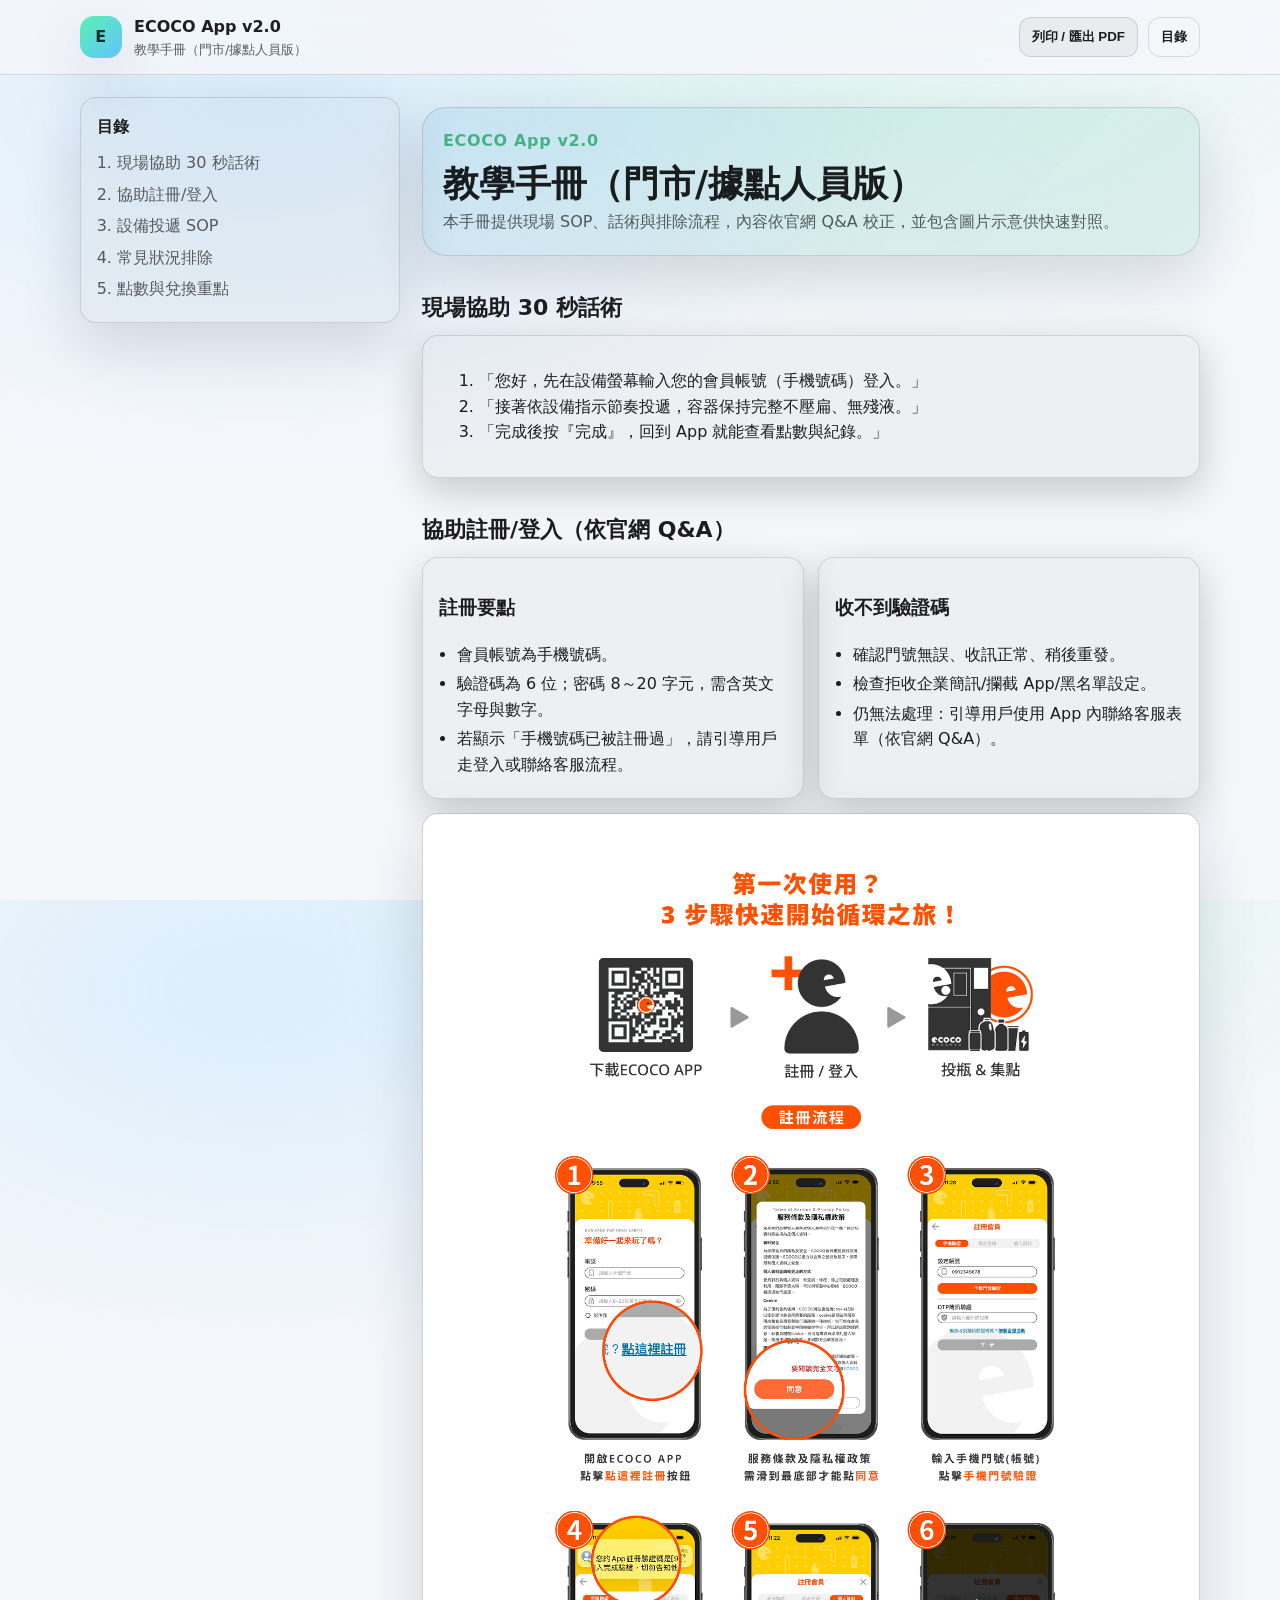
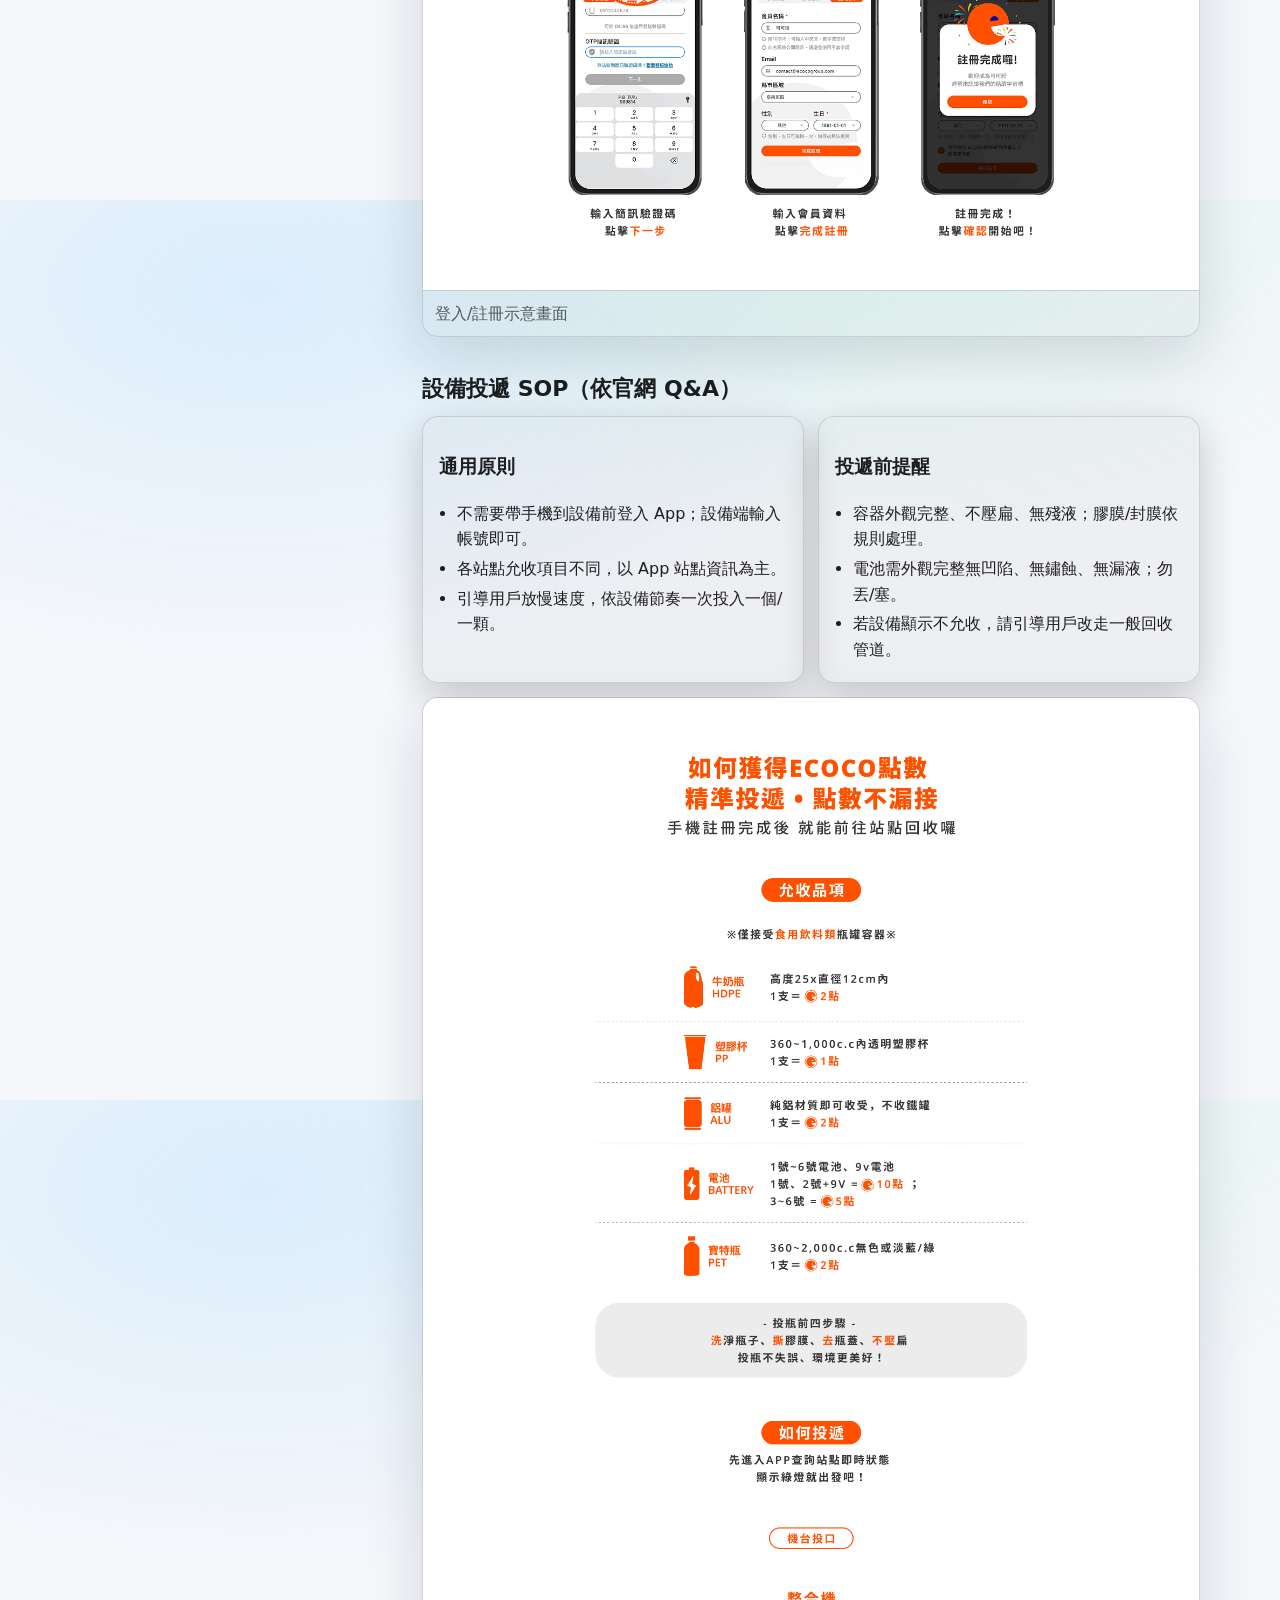
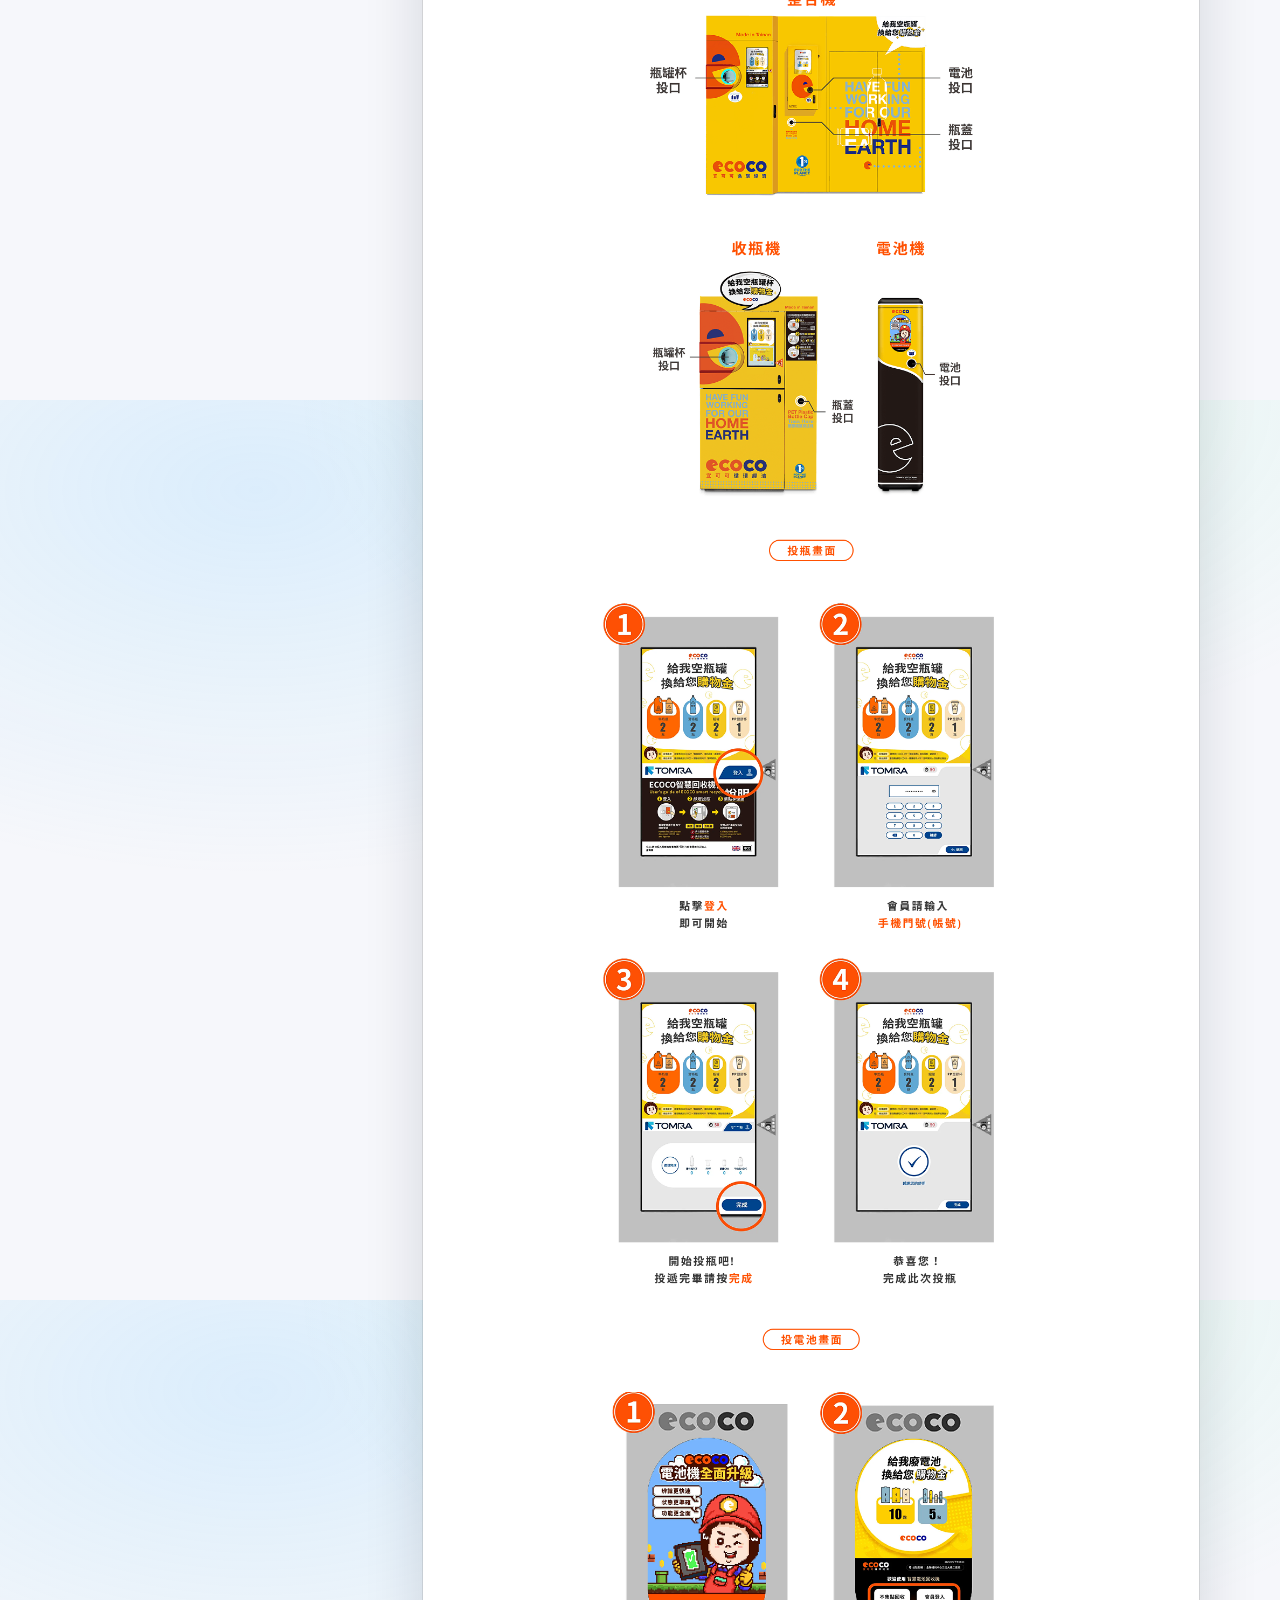
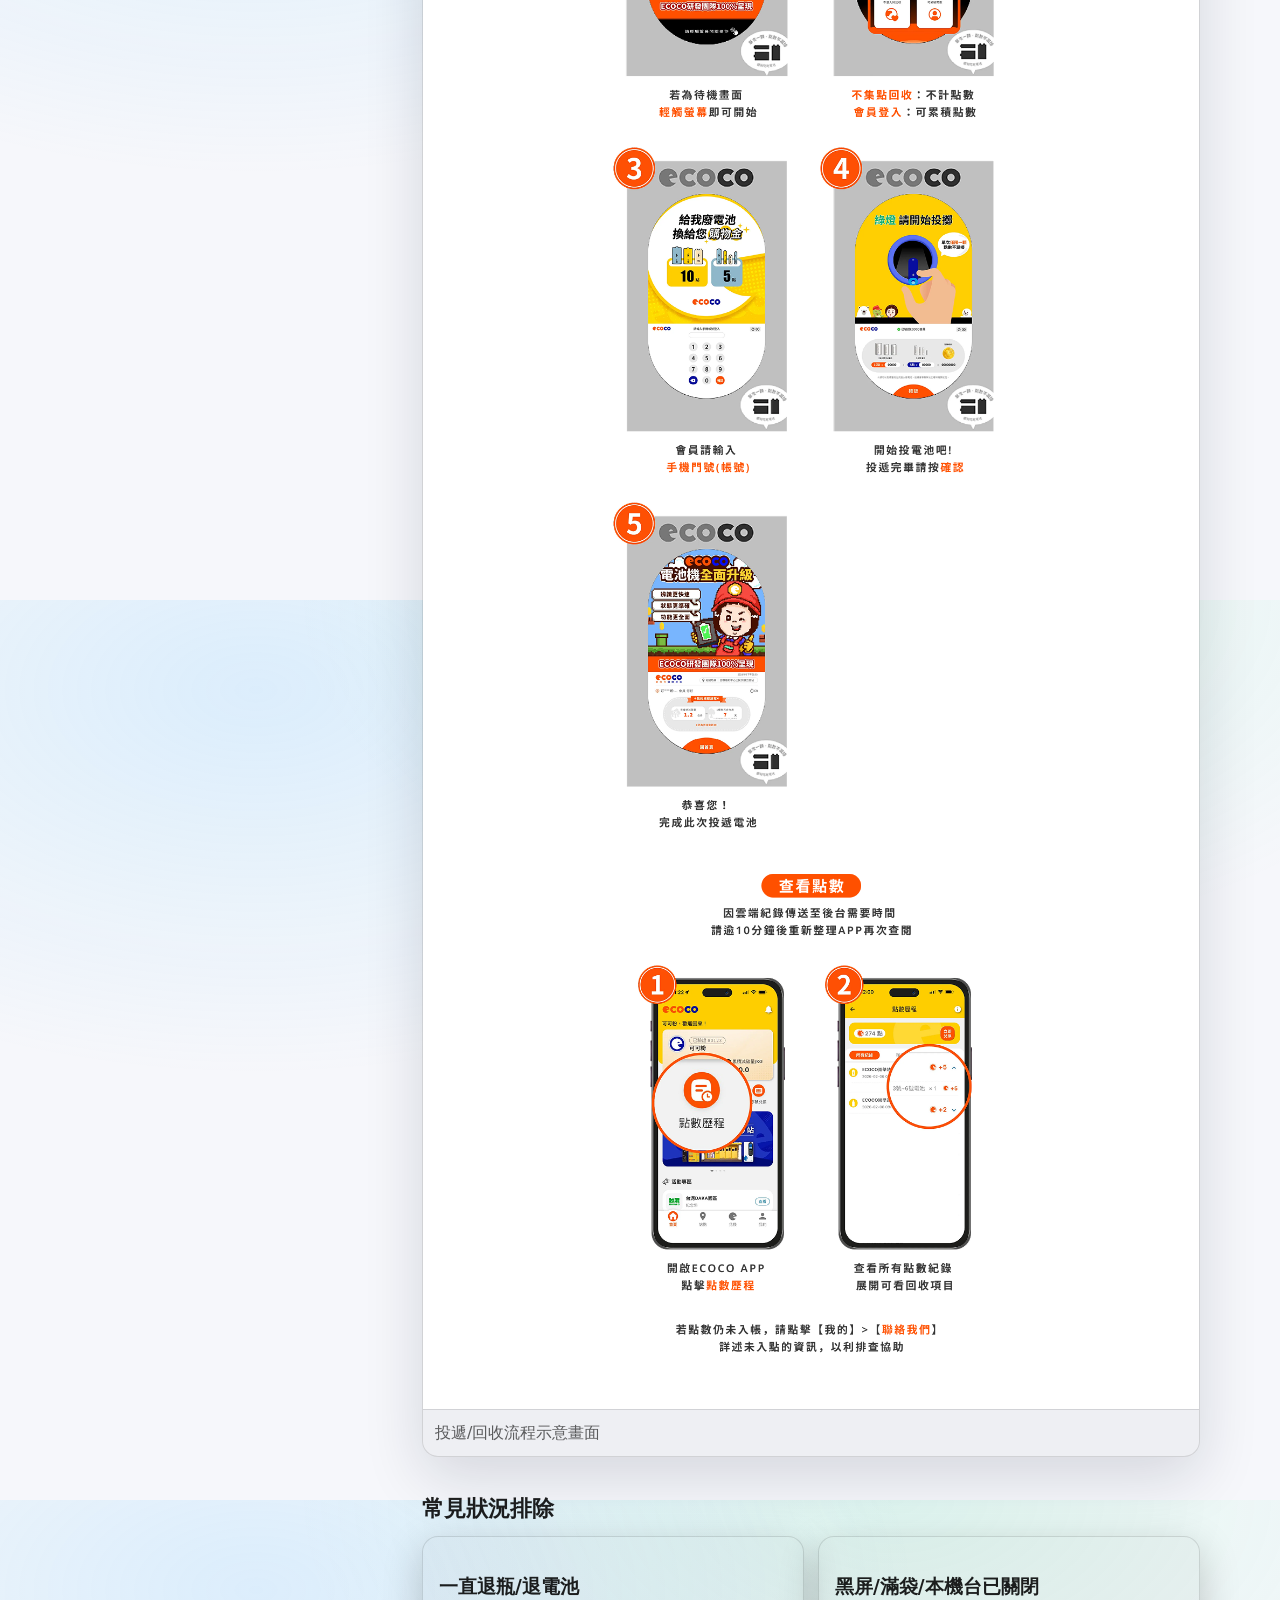
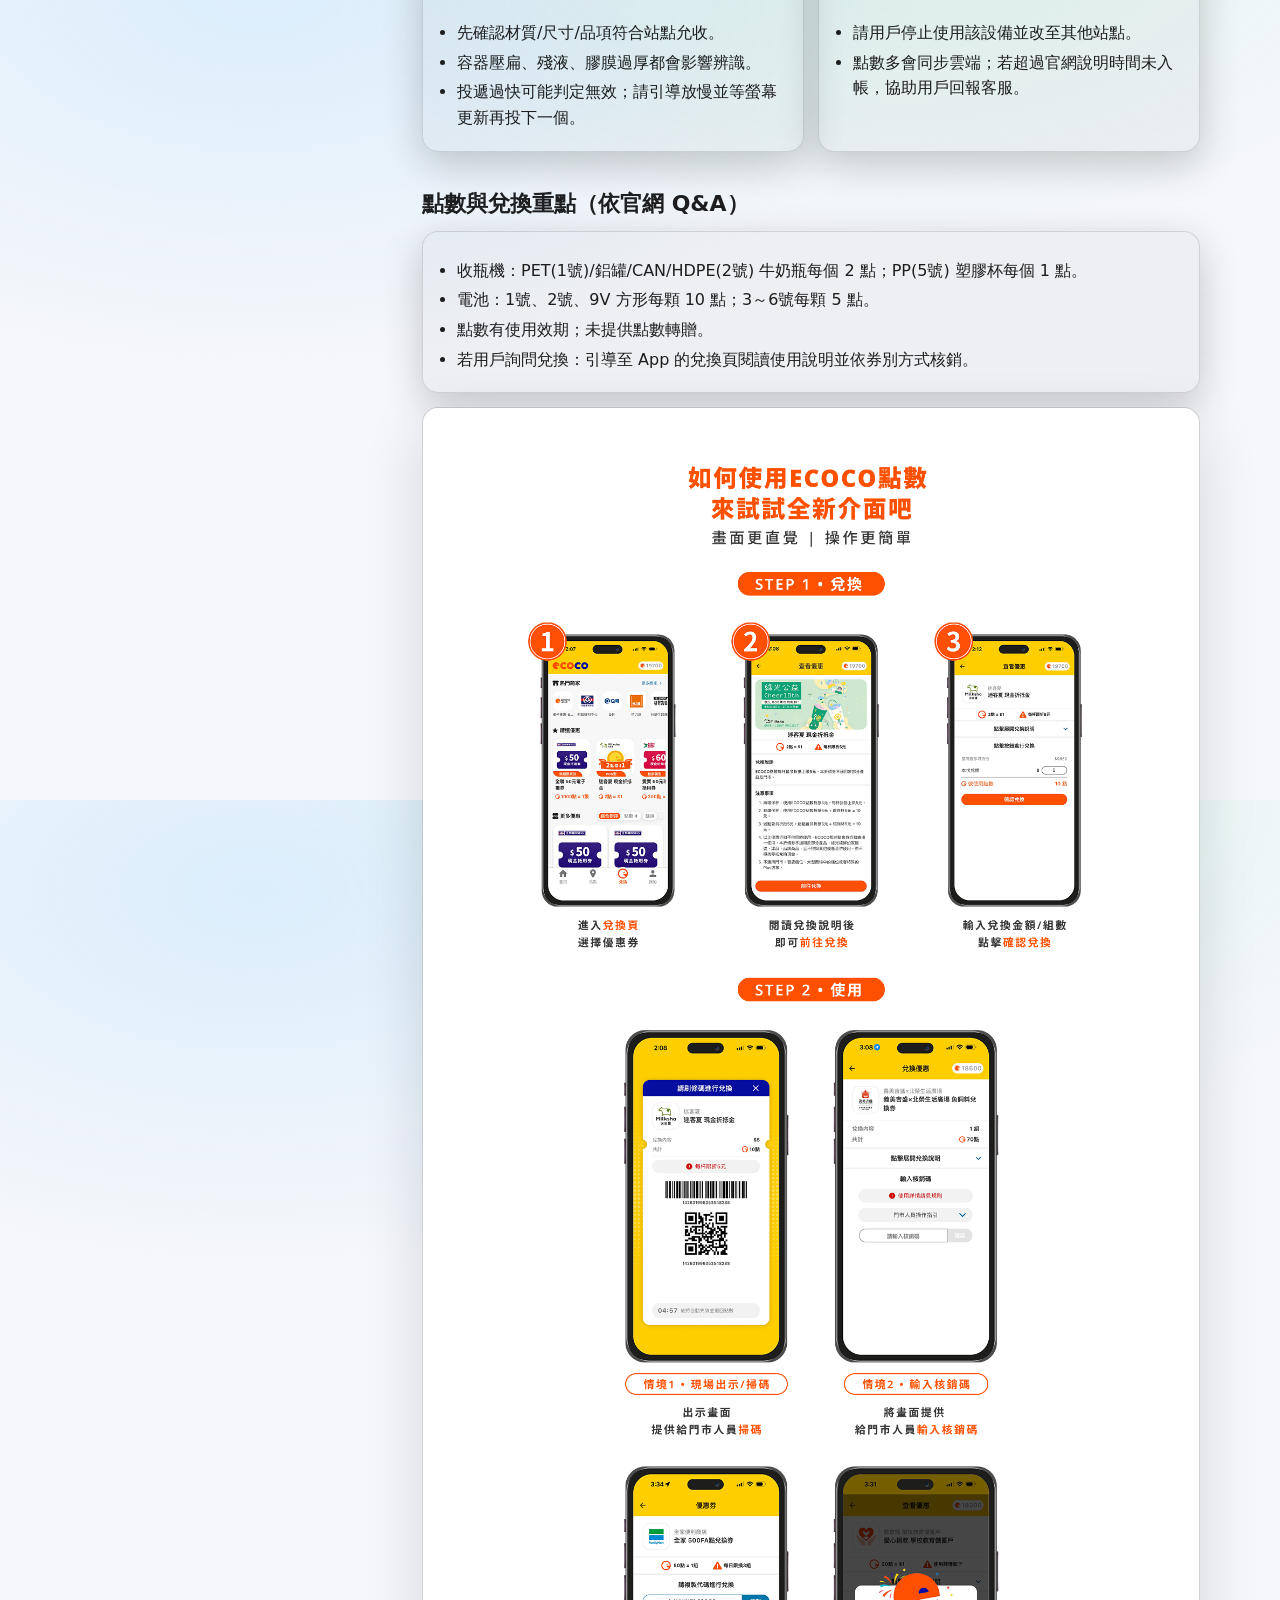
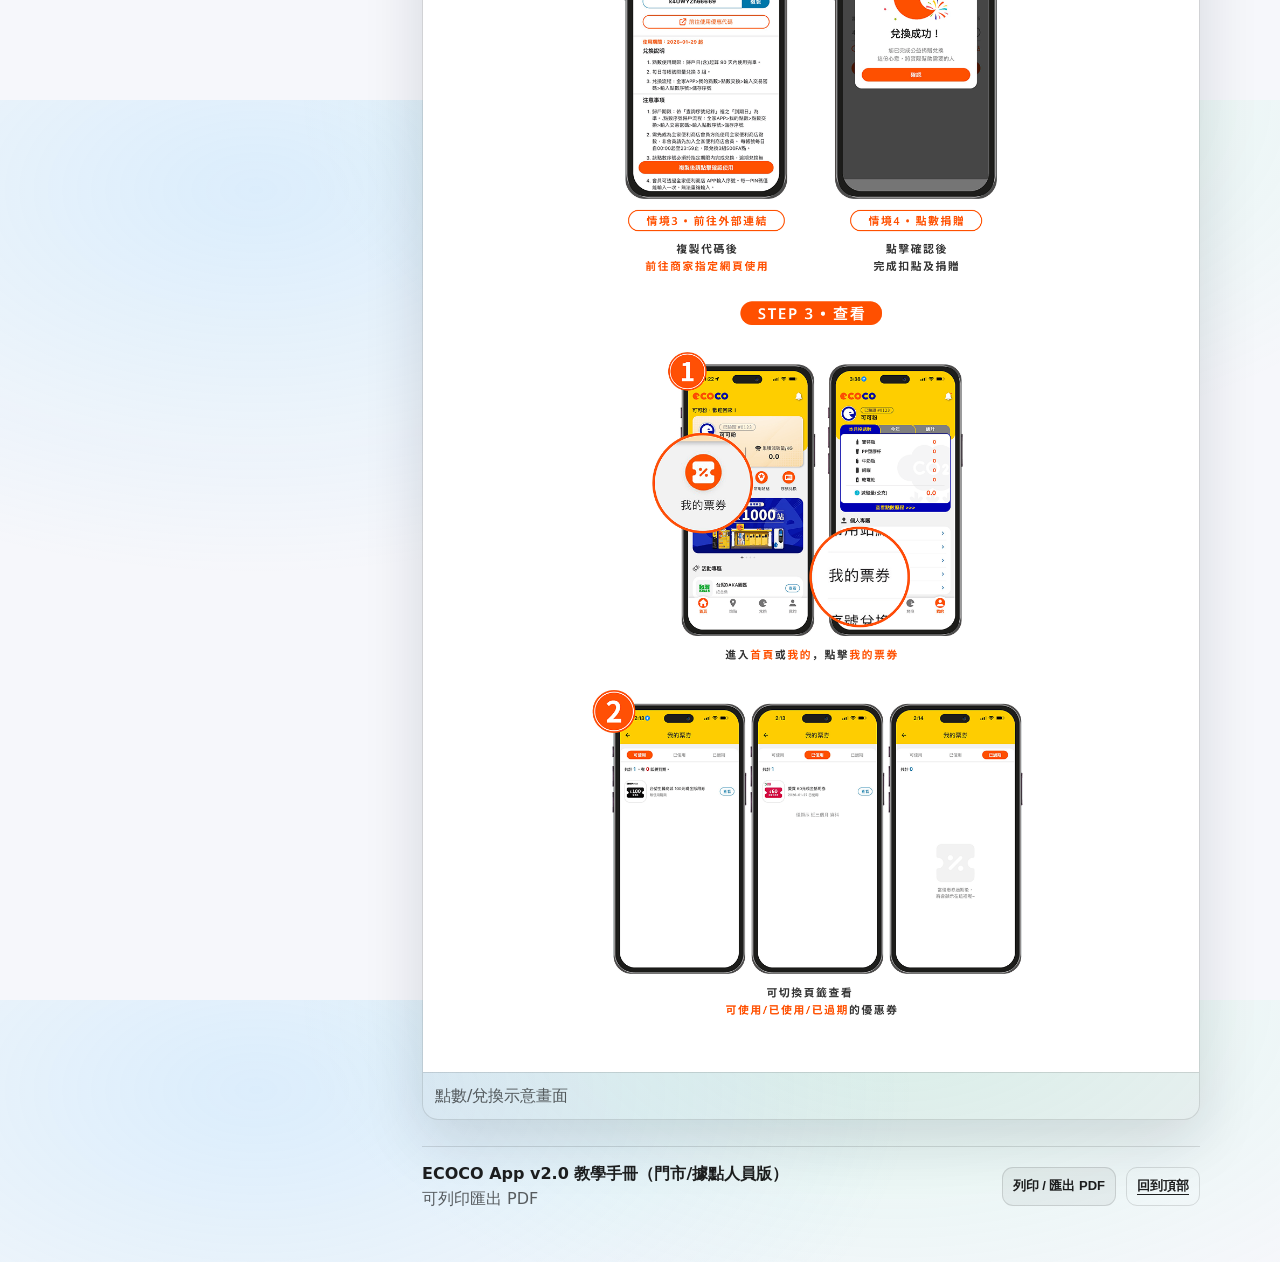
<file: ecoco-manual/staff.html>
<!doctype html>
<html lang="zh-Hant">
  <head>
    <meta charset="utf-8" />
    <meta name="viewport" content="width=device-width, initial-scale=1" />
    <meta name="color-scheme" content="light dark" />
    <title>ECOCO App v2.0 教學手冊（門市/據點人員版）</title>
    <meta
      name="description"
      content="ECOCO App v2.0 教學手冊（門市/據點人員版）。含圖片與 SOP，方便現場協助用戶。"
    />
    <link rel="stylesheet" href="./styles.css" />
  </head>
  <body>
    <a class="skip-link" href="#content">跳到主要內容</a>

    <header class="site-header">
      <div class="wrap header-grid">
        <div class="brand">
          <div class="brand-mark" aria-hidden="true">E</div>
          <div class="brand-text">
            <div class="brand-title">ECOCO App v2.0</div>
            <div class="brand-subtitle">教學手冊（門市/據點人員版）</div>
          </div>
        </div>

        <div class="header-actions">
          <button class="btn" type="button" data-action="print">
            列印 / 匯出 PDF
          </button>
          <button class="btn btn-ghost" type="button" data-action="toggle-toc">
            目錄
          </button>
        </div>
      </div>
    </header>

    <div class="wrap layout">
      <nav class="toc" id="toc" aria-label="目錄">
        <div class="toc-inner">
          <div class="toc-title">目錄</div>
          <ol class="toc-list">
            <li><a href="#assist">現場協助 30 秒話術</a></li>
            <li><a href="#register">協助註冊/登入</a></li>
            <li><a href="#device">設備投遞 SOP</a></li>
            <li><a href="#troubleshoot">常見狀況排除</a></li>
            <li><a href="#points">點數與兌換重點</a></li>
          </ol>
        </div>
      </nav>

      <main id="content" class="content" tabindex="-1">
        <section class="hero">
          <div class="hero-card">
            <div class="hero-kicker">ECOCO App v2.0</div>
            <h1 class="hero-title">教學手冊（門市/據點人員版）</h1>
            <p class="hero-desc">
              本手冊提供現場 SOP、話術與排除流程，內容依官網 Q&A 校正，並包含圖片示意供快速對照。
            </p>
          </div>
        </section>

        <section id="assist" class="section">
          <h2>現場協助 30 秒話術</h2>
          <div class="card">
            <ol>
              <li>「您好，先在設備螢幕輸入您的會員帳號（手機號碼）登入。」</li>
              <li>「接著依設備指示節奏投遞，容器保持完整不壓扁、無殘液。」</li>
              <li>「完成後按『完成』，回到 App 就能查看點數與紀錄。」</li>
            </ol>
          </div>
        </section>

        <section id="register" class="section">
          <h2>協助註冊/登入（依官網 Q&A）</h2>
          <div class="grid-2">
            <div class="card">
              <h3>註冊要點</h3>
              <ul class="compact">
                <li>會員帳號為手機號碼。</li>
                <li>驗證碼為 6 位；密碼 8～20 字元，需含英文字母與數字。</li>
                <li>若顯示「手機號碼已被註冊過」，請引導用戶走登入或聯絡客服流程。</li>
              </ul>
            </div>
            <div class="card">
              <h3>收不到驗證碼</h3>
              <ul class="compact">
                <li>確認門號無誤、收訊正常、稍後重發。</li>
                <li>檢查拒收企業簡訊/攔截 App/黑名單設定。</li>
                <li>仍無法處理：引導用戶使用 App 內聯絡客服表單（依官網 Q&A）。</li>
              </ul>
            </div>
          </div>

          <div class="media">
            <figure class="shot">
              <img src="./assets/login.png.png" alt="（截圖）登入/註冊畫面" onerror="this.closest('figure').classList.add('missing')" />
              <figcaption>登入/註冊示意畫面</figcaption>
            </figure>
          </div>
        </section>

        <section id="device" class="section">
          <h2>設備投遞 SOP（依官網 Q&A）</h2>
          <div class="grid-2">
            <div class="card">
              <h3>通用原則</h3>
              <ul class="compact">
                <li>不需要帶手機到設備前登入 App；設備端輸入帳號即可。</li>
                <li>各站點允收項目不同，以 App 站點資訊為主。</li>
                <li>引導用戶放慢速度，依設備節奏一次投入一個/一顆。</li>
              </ul>
            </div>
            <div class="card">
              <h3>投遞前提醒</h3>
              <ul class="compact">
                <li>容器外觀完整、不壓扁、無殘液；膠膜/封膜依規則處理。</li>
                <li>電池需外觀完整無凹陷、無鏽蝕、無漏液；勿丟/塞。</li>
                <li>若設備顯示不允收，請引導用戶改走一般回收管道。</li>
              </ul>
            </div>
          </div>

          <div class="media">
            <figure class="shot">
              <img src="./assets/scan.png.png" alt="（截圖）投遞/回收流程畫面" onerror="this.closest('figure').classList.add('missing')" />
              <figcaption>投遞/回收流程示意畫面</figcaption>
            </figure>
          </div>
        </section>

        <section id="troubleshoot" class="section">
          <h2>常見狀況排除</h2>
          <div class="grid-2">
            <div class="card">
              <h3>一直退瓶/退電池</h3>
              <ul class="compact">
                <li>先確認材質/尺寸/品項符合站點允收。</li>
                <li>容器壓扁、殘液、膠膜過厚都會影響辨識。</li>
                <li>投遞過快可能判定無效；請引導放慢並等螢幕更新再投下一個。</li>
              </ul>
            </div>
            <div class="card">
              <h3>黑屏/滿袋/本機台已關閉</h3>
              <ul class="compact">
                <li>請用戶停止使用該設備並改至其他站點。</li>
                <li>點數多會同步雲端；若超過官網說明時間未入帳，協助用戶回報客服。</li>
              </ul>
            </div>
          </div>
        </section>

        <section id="points" class="section">
          <h2>點數與兌換重點（依官網 Q&A）</h2>
          <div class="card">
            <ul class="compact">
              <li>收瓶機：PET(1號)/鋁罐/CAN/HDPE(2號) 牛奶瓶每個 2 點；PP(5號) 塑膠杯每個 1 點。</li>
              <li>電池：1號、2號、9V 方形每顆 10 點；3～6號每顆 5 點。</li>
              <li>點數有使用效期；未提供點數轉贈。</li>
              <li>若用戶詢問兌換：引導至 App 的兌換頁閱讀使用說明並依券別方式核銷。</li>
            </ul>
          </div>

          <div class="media">
            <figure class="shot">
              <img src="./assets/points.png.png" alt="（截圖）點數/獎勵畫面" onerror="this.closest('figure').classList.add('missing')" />
              <figcaption>點數/兌換示意畫面</figcaption>
            </figure>
          </div>
        </section>

        <footer class="site-footer">
          <div class="footer-grid">
            <div>
              <div class="footer-title">ECOCO App v2.0 教學手冊（門市/據點人員版）</div>
              <div class="muted">可列印匯出 PDF</div>
            </div>
            <div class="footer-actions">
              <button class="btn btn-small" type="button" data-action="print">
                列印 / 匯出 PDF
              </button>
              <a class="btn btn-small btn-ghost" href="#content">回到頂部</a>
            </div>
          </div>
        </footer>
      </main>
    </div>

    <script>
      (function () {
        const toc = document.querySelector("#toc");
        const tocToggle = document.querySelector("[data-action='toggle-toc']");
        document.querySelectorAll("[data-action='print']").forEach((btn) => {
          btn.addEventListener("click", () => window.print());
        });
        tocToggle?.addEventListener("click", () => {
          toc.classList.toggle("toc-open");
        });
      })();
    </script>
  </body>
</html>
</file>
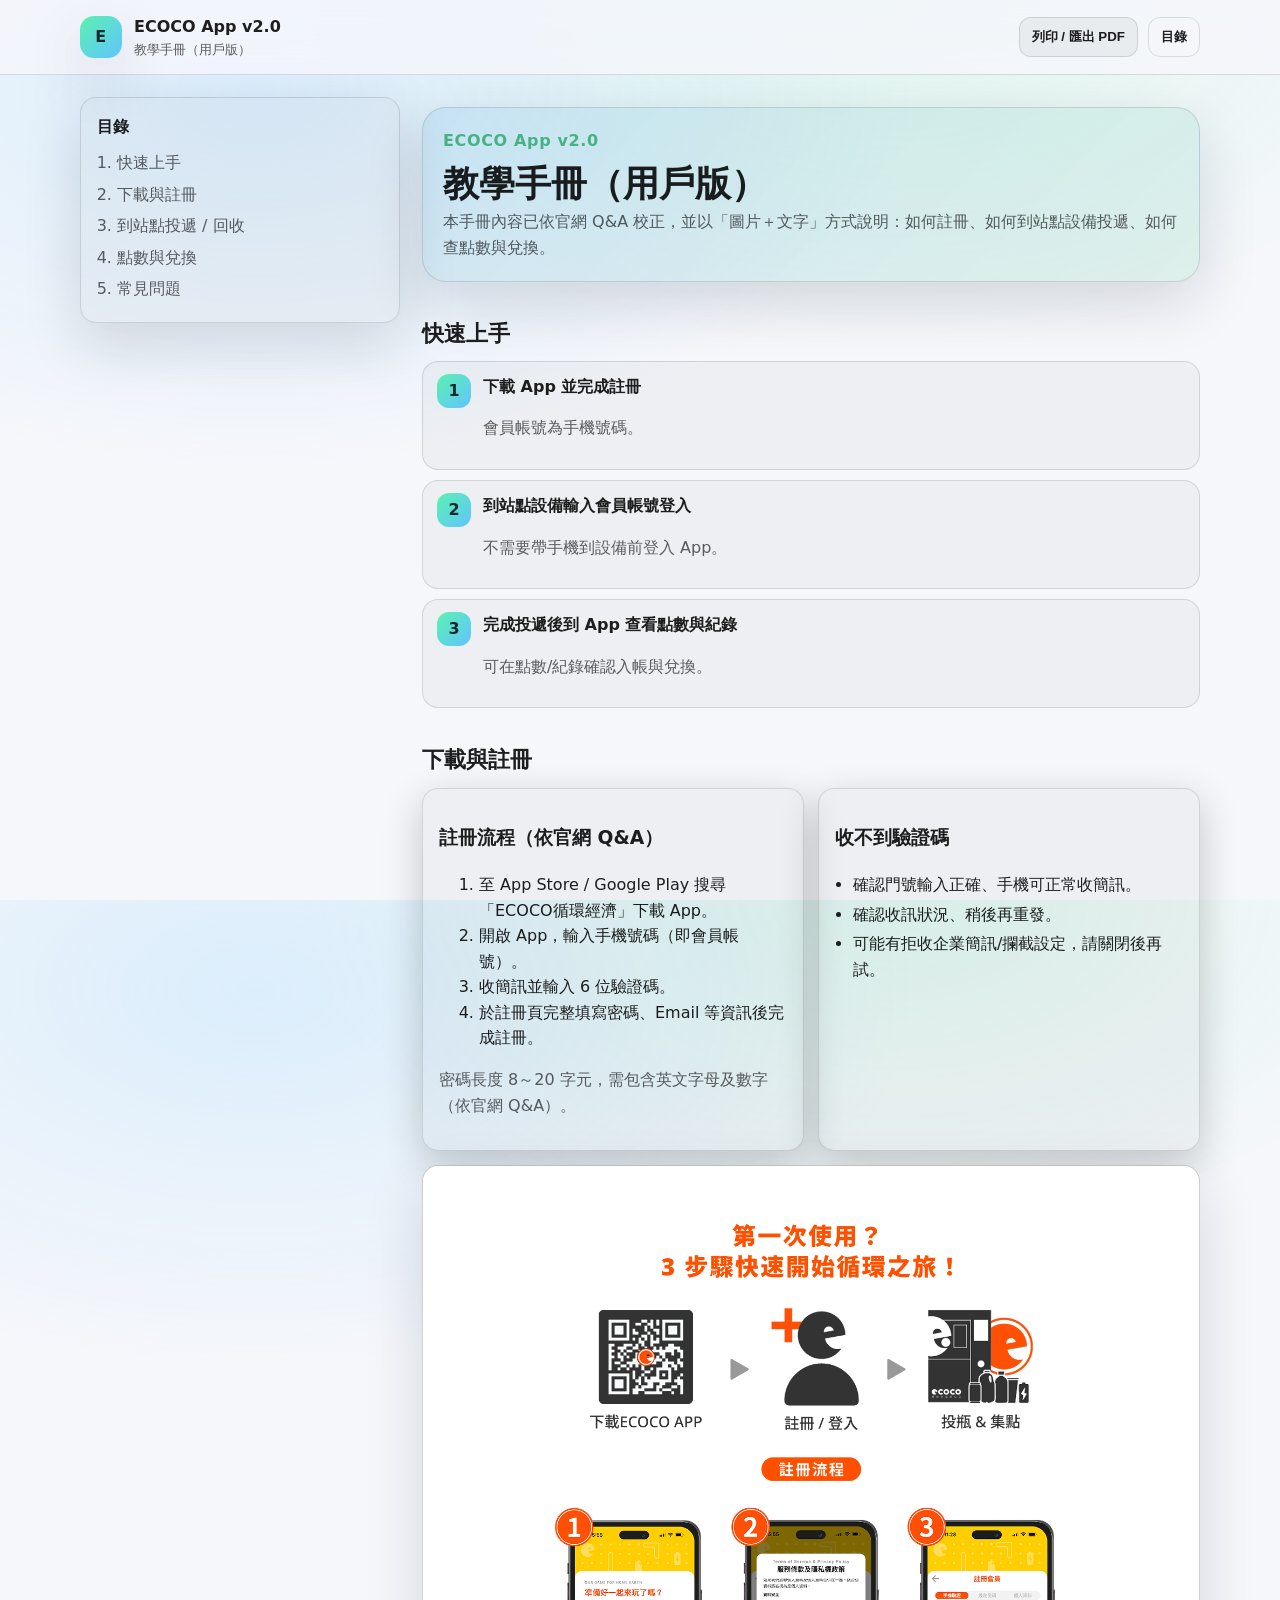
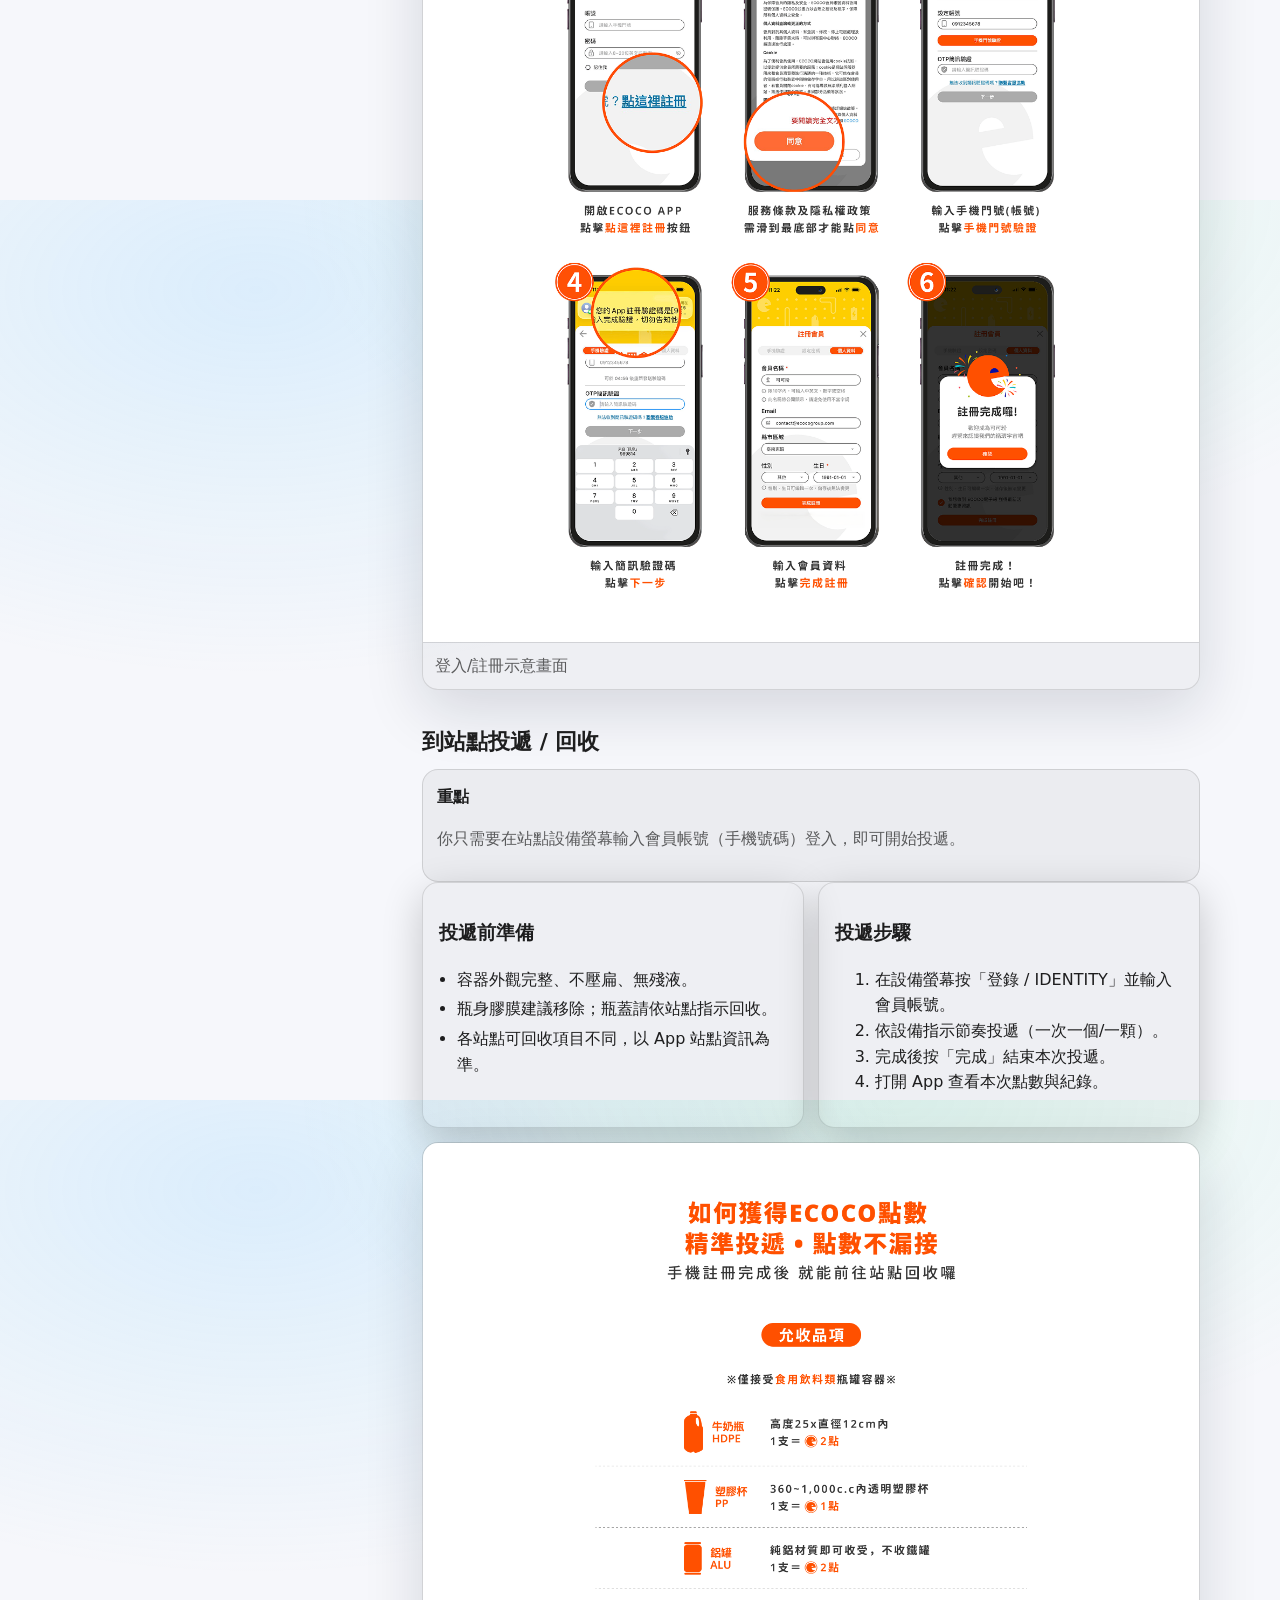
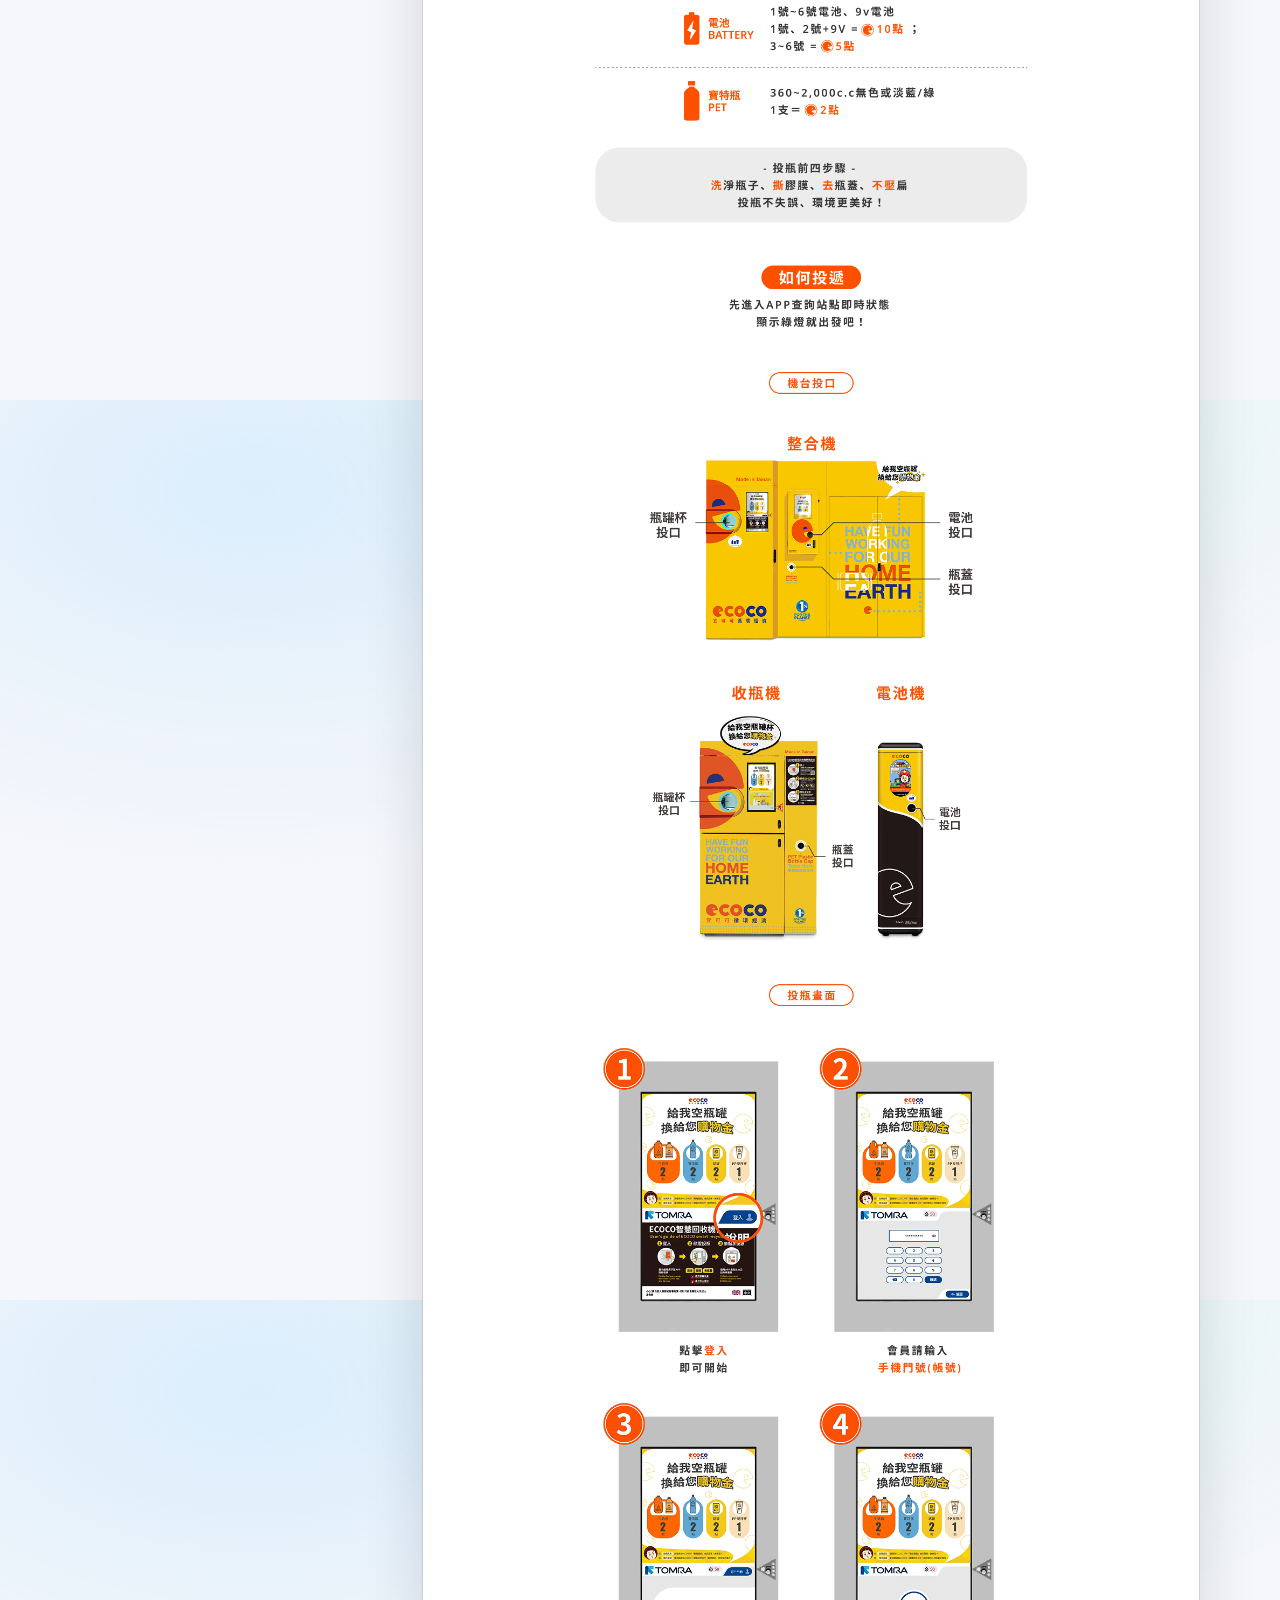
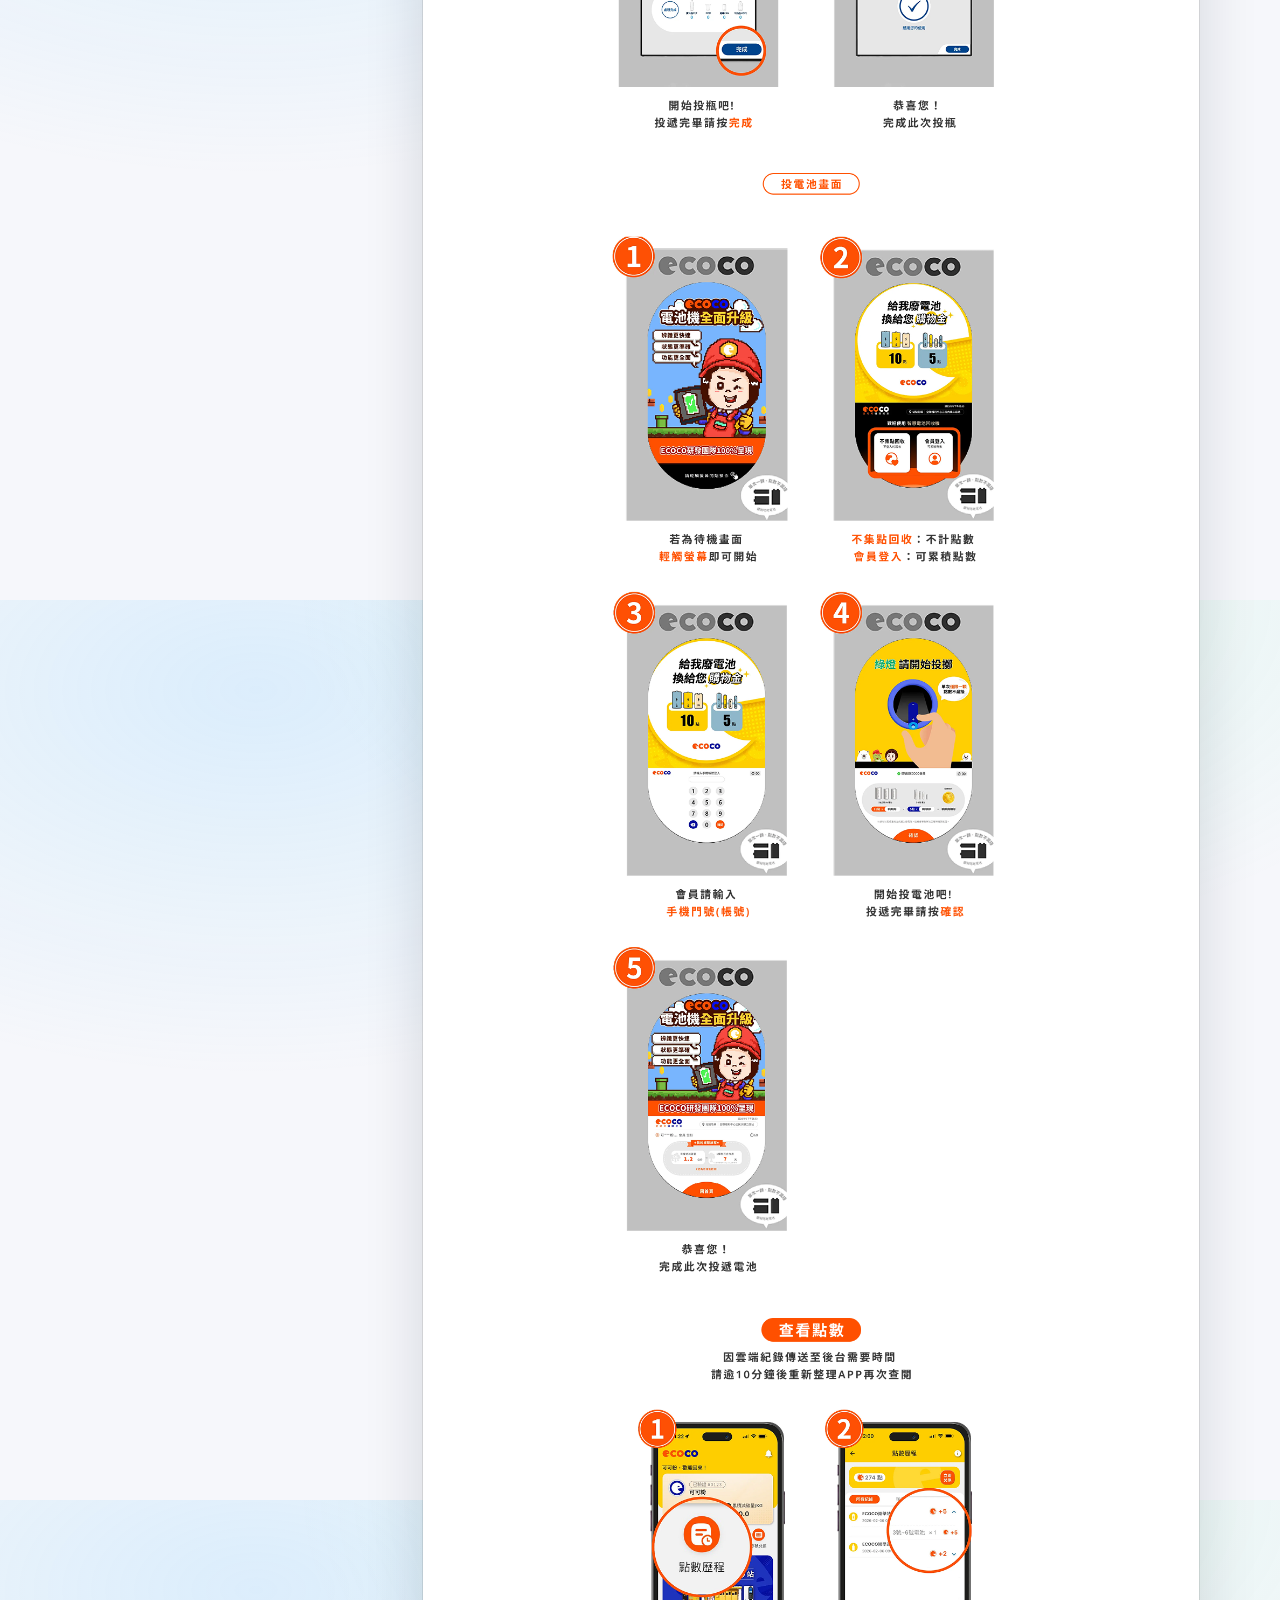
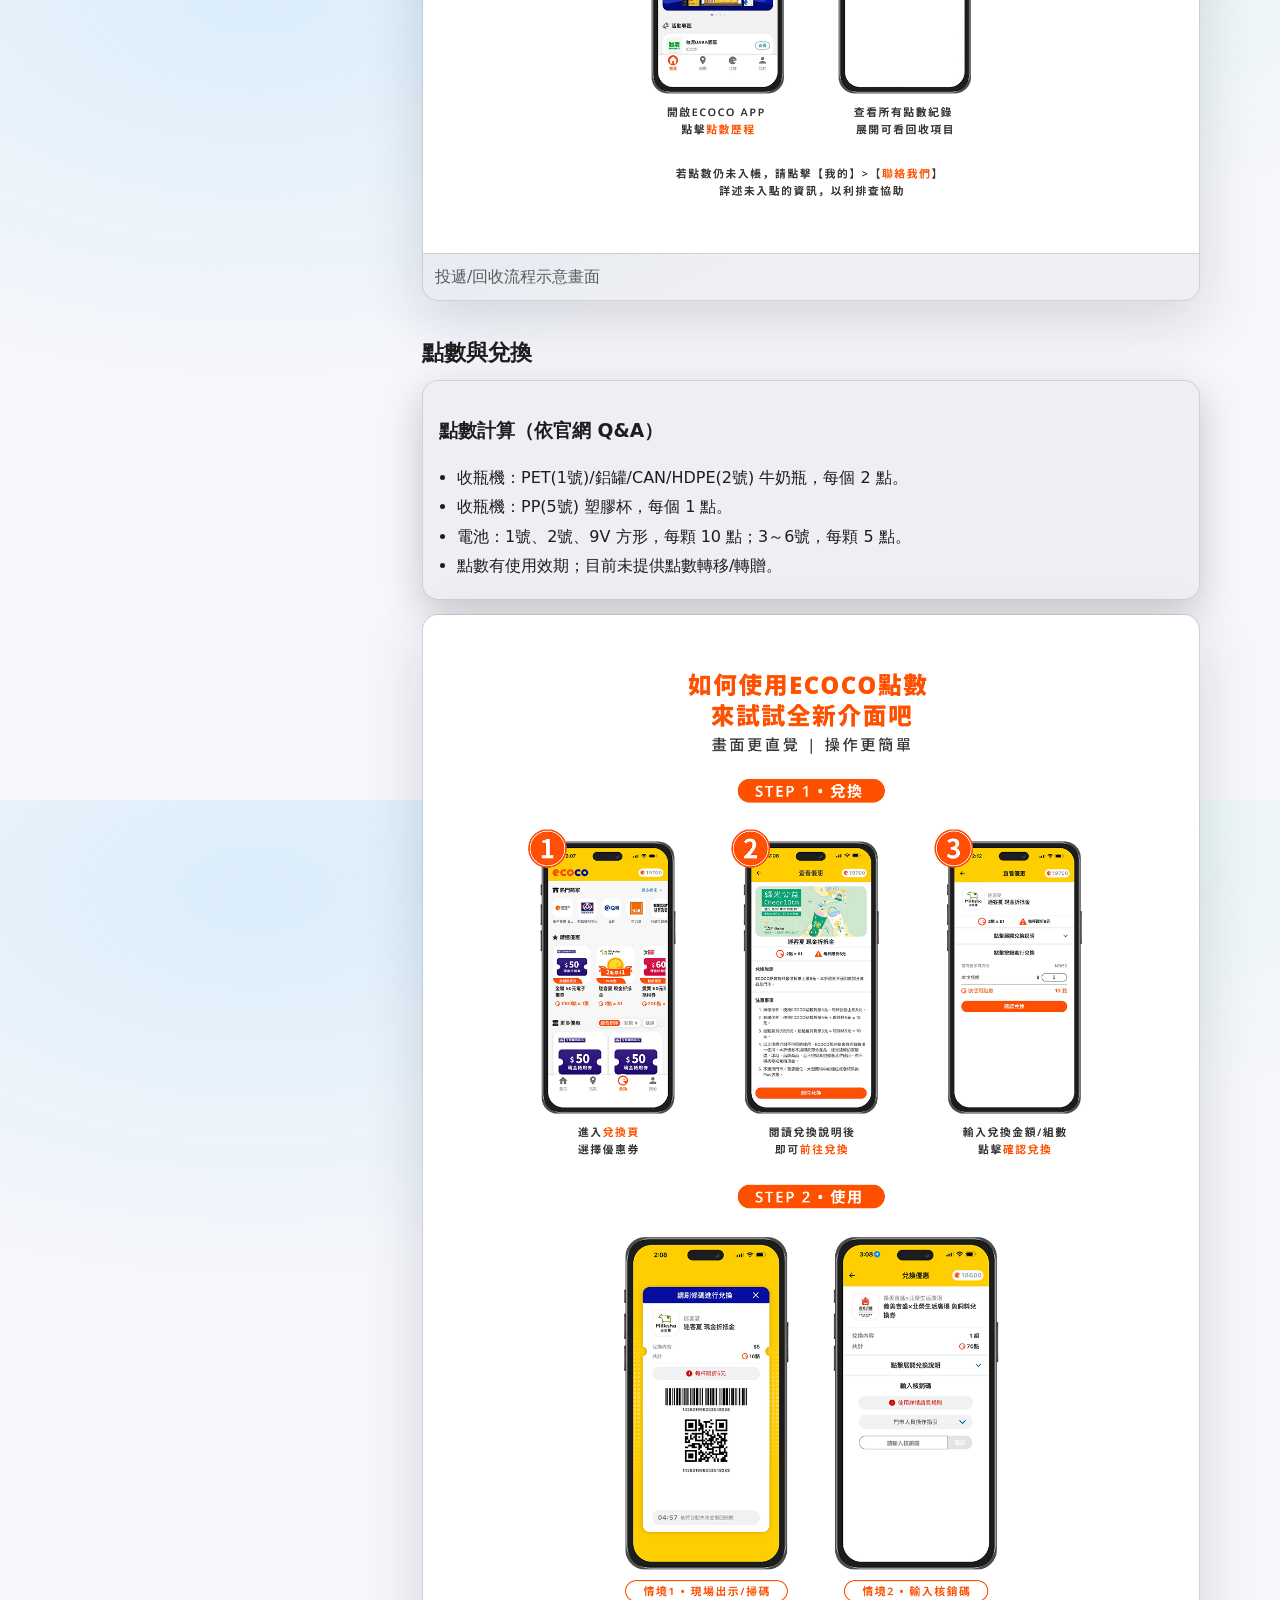
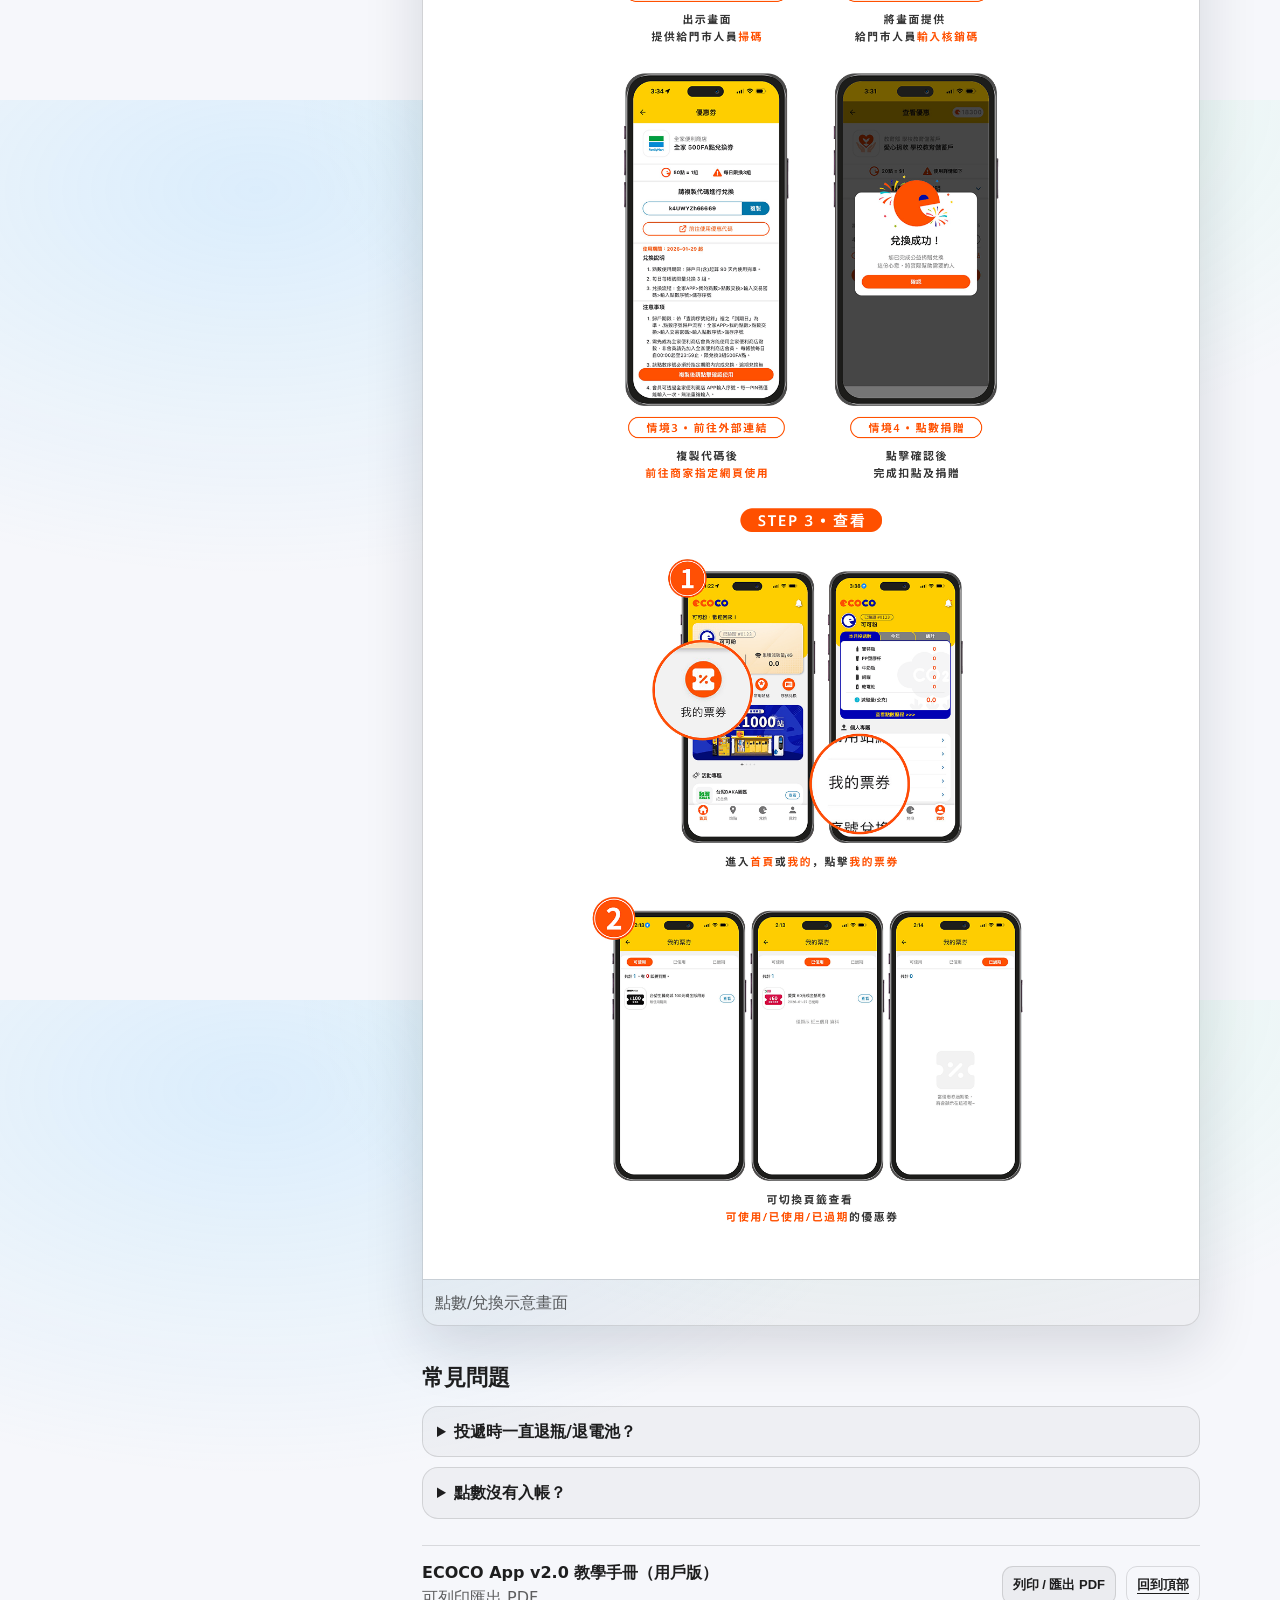
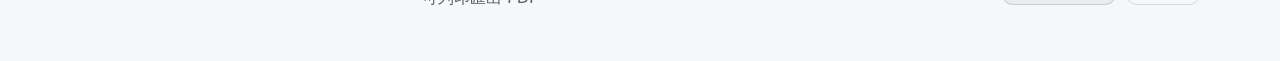
<file: ecoco-manual/user.html>
<!doctype html>
<html lang="zh-Hant">
  <head>
    <meta charset="utf-8" />
    <meta name="viewport" content="width=device-width, initial-scale=1" />
    <meta name="color-scheme" content="light dark" />
    <title>ECOCO App v2.0 教學手冊（用戶版）</title>
    <meta
      name="description"
      content="ECOCO App v2.0 教學手冊（用戶版）。含圖片與文字說明，可列印成 PDF。"
    />
    <link rel="stylesheet" href="./styles.css" />
  </head>
  <body>
    <a class="skip-link" href="#content">跳到主要內容</a>

    <header class="site-header">
      <div class="wrap header-grid">
        <div class="brand">
          <div class="brand-mark" aria-hidden="true">E</div>
          <div class="brand-text">
            <div class="brand-title">ECOCO App v2.0</div>
            <div class="brand-subtitle">教學手冊（用戶版）</div>
          </div>
        </div>

        <div class="header-actions">
          <button class="btn" type="button" data-action="print">
            列印 / 匯出 PDF
          </button>
          <button class="btn btn-ghost" type="button" data-action="toggle-toc">
            目錄
          </button>
        </div>
      </div>
    </header>

    <div class="wrap layout">
      <nav class="toc" id="toc" aria-label="目錄">
        <div class="toc-inner">
          <div class="toc-title">目錄</div>
          <ol class="toc-list">
            <li><a href="#quickstart">快速上手</a></li>
            <li><a href="#install">下載與註冊</a></li>
            <li><a href="#dropoff">到站點投遞 / 回收</a></li>
            <li><a href="#points">點數與兌換</a></li>
            <li><a href="#faq">常見問題</a></li>
          </ol>
        </div>
      </nav>

      <main id="content" class="content" tabindex="-1">
        <section class="hero">
          <div class="hero-card">
            <div class="hero-kicker">ECOCO App v2.0</div>
            <h1 class="hero-title">教學手冊（用戶版）</h1>
            <p class="hero-desc">
              本手冊內容已依官網 Q&A 校正，並以「圖片＋文字」方式說明：如何註冊、如何到站點設備投遞、如何查點數與兌換。
            </p>
          </div>
        </section>

        <section id="quickstart" class="section">
          <h2>快速上手</h2>
          <div class="steps">
            <div class="step">
              <div class="step-no">1</div>
              <div class="step-body">
                <div class="step-title">下載 App 並完成註冊</div>
                <p class="muted">會員帳號為手機號碼。</p>
              </div>
            </div>
            <div class="step">
              <div class="step-no">2</div>
              <div class="step-body">
                <div class="step-title">到站點設備輸入會員帳號登入</div>
                <p class="muted">不需要帶手機到設備前登入 App。</p>
              </div>
            </div>
            <div class="step">
              <div class="step-no">3</div>
              <div class="step-body">
                <div class="step-title">完成投遞後到 App 查看點數與紀錄</div>
                <p class="muted">可在點數/紀錄確認入帳與兌換。</p>
              </div>
            </div>
          </div>
        </section>

        <section id="install" class="section">
          <h2>下載與註冊</h2>
          <div class="grid-2">
            <div class="card">
              <h3>註冊流程（依官網 Q&A）</h3>
              <ol>
                <li>至 App Store / Google Play 搜尋「ECOCO循環經濟」下載 App。</li>
                <li>開啟 App，輸入手機號碼（即會員帳號）。</li>
                <li>收簡訊並輸入 6 位驗證碼。</li>
                <li>於註冊頁完整填寫密碼、Email 等資訊後完成註冊。</li>
              </ol>
              <p class="muted">密碼長度 8～20 字元，需包含英文字母及數字（依官網 Q&A）。</p>
            </div>
            <div class="card">
              <h3>收不到驗證碼</h3>
              <ul class="compact">
                <li>確認門號輸入正確、手機可正常收簡訊。</li>
                <li>確認收訊狀況、稍後再重發。</li>
                <li>可能有拒收企業簡訊/攔截設定，請關閉後再試。</li>
              </ul>
            </div>
          </div>

          <div class="media">
            <figure class="shot">
              <img src="./assets/login.png.png" alt="（截圖）登入/註冊畫面" onerror="this.closest('figure').classList.add('missing')" />
              <figcaption>登入/註冊示意畫面</figcaption>
            </figure>
          </div>
        </section>

        <section id="dropoff" class="section">
          <h2>到站點投遞 / 回收</h2>
          <div class="callout">
            <div class="callout-title">重點</div>
            <p class="muted">你只需要在站點設備螢幕輸入會員帳號（手機號碼）登入，即可開始投遞。</p>
          </div>

          <div class="grid-2">
            <div class="card">
              <h3>投遞前準備</h3>
              <ul class="compact">
                <li>容器外觀完整、不壓扁、無殘液。</li>
                <li>瓶身膠膜建議移除；瓶蓋請依站點指示回收。</li>
                <li>各站點可回收項目不同，以 App 站點資訊為準。</li>
              </ul>
            </div>
            <div class="card">
              <h3>投遞步驟</h3>
              <ol>
                <li>在設備螢幕按「登錄 / IDENTITY」並輸入會員帳號。</li>
                <li>依設備指示節奏投遞（一次一個/一顆）。</li>
                <li>完成後按「完成」結束本次投遞。</li>
                <li>打開 App 查看本次點數與紀錄。</li>
              </ol>
            </div>
          </div>

          <div class="media">
            <figure class="shot">
              <img src="./assets/scan.png.png" alt="（截圖）投遞/回收流程畫面" onerror="this.closest('figure').classList.add('missing')" />
              <figcaption>投遞/回收流程示意畫面</figcaption>
            </figure>
          </div>
        </section>

        <section id="points" class="section">
          <h2>點數與兌換</h2>
          <div class="card">
            <h3>點數計算（依官網 Q&A）</h3>
            <ul class="compact">
              <li>收瓶機：PET(1號)/鋁罐/CAN/HDPE(2號) 牛奶瓶，每個 2 點。</li>
              <li>收瓶機：PP(5號) 塑膠杯，每個 1 點。</li>
              <li>電池：1號、2號、9V 方形，每顆 10 點；3～6號，每顆 5 點。</li>
              <li>點數有使用效期；目前未提供點數轉移/轉贈。</li>
            </ul>
          </div>

          <div class="media">
            <figure class="shot">
              <img src="./assets/points.png.png" alt="（截圖）點數/獎勵畫面" onerror="this.closest('figure').classList.add('missing')" />
              <figcaption>點數/兌換示意畫面</figcaption>
            </figure>
          </div>
        </section>

        <section id="faq" class="section">
          <h2>常見問題</h2>
          <div class="faq">
            <details>
              <summary>投遞時一直退瓶/退電池？</summary>
              <div class="faq-body">
                <ul class="compact">
                  <li>先確認品項材質符合該站點允收。</li>
                  <li>容器保持完整、不壓扁、無殘液；電池外觀完整無漏液。</li>
                  <li>依設備節奏投遞（勿過快）。</li>
                </ul>
              </div>
            </details>
            <details>
              <summary>點數沒有入帳？</summary>
              <div class="faq-body">
                <ul class="compact">
                  <li>先到 App 的紀錄確認狀態（可能處理中）。</li>
                  <li>若超過官網說明時間仍未入帳，請透過 App 或官網客服回報。</li>
                </ul>
              </div>
            </details>
          </div>
        </section>

        <footer class="site-footer">
          <div class="footer-grid">
            <div>
              <div class="footer-title">ECOCO App v2.0 教學手冊（用戶版）</div>
              <div class="muted">可列印匯出 PDF</div>
            </div>
            <div class="footer-actions">
              <button class="btn btn-small" type="button" data-action="print">
                列印 / 匯出 PDF
              </button>
              <a class="btn btn-small btn-ghost" href="#content">回到頂部</a>
            </div>
          </div>
        </footer>
      </main>
    </div>

    <script>
      (function () {
        const toc = document.querySelector("#toc");
        const tocToggle = document.querySelector("[data-action='toggle-toc']");
        document.querySelectorAll("[data-action='print']").forEach((btn) => {
          btn.addEventListener("click", () => window.print());
        });
        tocToggle?.addEventListener("click", () => {
          toc.classList.toggle("toc-open");
        });
      })();
    </script>
  </body>
</html>
</file>
<file: ecoco-manual/styles.css>
:root {
  --bg: #0b0f14;
  --panel: rgba(255, 255, 255, 0.06);
  --panel-strong: rgba(255, 255, 255, 0.1);
  --text: rgba(255, 255, 255, 0.92);
  --muted: rgba(255, 255, 255, 0.72);
  --border: rgba(255, 255, 255, 0.12);
  --brand: #5af2b0;
  --brand-2: #62c3ff;
  --shadow: 0 20px 60px rgba(0, 0, 0, 0.45);
  --radius: 16px;
  --radius-sm: 12px;
  --wrap: 1120px;
  --mono: ui-monospace, SFMono-Regular, Menlo, Monaco, Consolas, "Liberation Mono",
    "Courier New", monospace;
  --sans: ui-sans-serif, system-ui, -apple-system, "Segoe UI", Roboto, Helvetica,
    Arial, "Apple Color Emoji", "Segoe UI Emoji";
}

@media (prefers-color-scheme: light) {
  :root {
    --bg: #f6f7fb;
    --panel: rgba(0, 0, 0, 0.035);
    --panel-strong: rgba(0, 0, 0, 0.06);
    --text: rgba(0, 0, 0, 0.88);
    --muted: rgba(0, 0, 0, 0.62);
    --border: rgba(0, 0, 0, 0.12);
    --shadow: 0 20px 60px rgba(15, 23, 42, 0.14);
  }
}

* {
  box-sizing: border-box;
}

html,
body {
  height: 100%;
}

body {
  margin: 0;
  font-family: var(--sans);
  color: var(--text);
  background: radial-gradient(1200px 700px at 20% 10%, rgba(98, 195, 255, 0.18), transparent 55%),
    radial-gradient(1200px 700px at 70% 0%, rgba(90, 242, 176, 0.14), transparent 50%),
    var(--bg);
  line-height: 1.6;
}

a {
  color: inherit;
  text-decoration-thickness: from-font;
  text-underline-offset: 4px;
}

code {
  font-family: var(--mono);
  font-size: 0.95em;
  padding: 0.1em 0.35em;
  border-radius: 8px;
  background: var(--panel-strong);
  border: 1px solid var(--border);
}

.wrap {
  width: min(var(--wrap), calc(100% - 40px));
  margin: 0 auto;
}

.skip-link {
  position: absolute;
  left: -999px;
  top: 12px;
  background: var(--panel-strong);
  border: 1px solid var(--border);
  padding: 10px 12px;
  border-radius: 12px;
  z-index: 999;
}
.skip-link:focus {
  left: 12px;
}

.site-header {
  position: sticky;
  top: 0;
  z-index: 30;
  border-bottom: 1px solid var(--border);
  background: color-mix(in srgb, var(--bg) 78%, transparent);
  backdrop-filter: blur(14px);
}

.header-grid {
  display: flex;
  align-items: center;
  justify-content: space-between;
  gap: 16px;
  padding: 14px 0;
}

.brand {
  display: flex;
  align-items: center;
  gap: 12px;
  min-width: 0;
}

.brand-mark {
  width: 42px;
  height: 42px;
  border-radius: 14px;
  display: grid;
  place-items: center;
  font-weight: 800;
  letter-spacing: 0.03em;
  color: rgba(0, 0, 0, 0.8);
  background: linear-gradient(135deg, var(--brand), var(--brand-2));
  box-shadow: var(--shadow);
}

.brand-title {
  font-weight: 800;
}

.brand-subtitle {
  font-size: 13px;
  color: var(--muted);
}

.header-actions {
  display: flex;
  gap: 10px;
}

.btn {
  appearance: none;
  border: 1px solid var(--border);
  background: color-mix(in srgb, var(--panel-strong) 75%, transparent);
  color: var(--text);
  padding: 10px 12px;
  border-radius: 12px;
  cursor: pointer;
  font-weight: 650;
  transition: transform 120ms ease, background 120ms ease, border-color 120ms ease;
  user-select: none;
}
.btn:hover {
  transform: translateY(-1px);
  border-color: color-mix(in srgb, var(--border) 60%, var(--brand) 40%);
}
.btn:active {
  transform: translateY(0);
}

.btn-ghost {
  background: transparent;
}

.btn-small {
  padding: 8px 10px;
  border-radius: 11px;
  font-size: 13px;
}

.layout {
  display: grid;
  grid-template-columns: 320px 1fr;
  gap: 22px;
  padding: 22px 0 40px;
  align-items: start;
}

.toc {
  position: sticky;
  top: 76px;
  border: 1px solid var(--border);
  border-radius: var(--radius);
  background: color-mix(in srgb, var(--panel) 88%, transparent);
  box-shadow: var(--shadow);
  overflow: hidden;
}

.toc-inner {
  padding: 16px 16px 14px;
}

.toc-title {
  font-weight: 800;
  margin-bottom: 10px;
}

.toc-list {
  margin: 0;
  padding-left: 20px;
}

.toc-list li {
  margin: 6px 0;
  color: var(--muted);
}

.toc-list a {
  color: inherit;
  text-decoration: none;
}
.toc-list a:hover {
  text-decoration: underline;
}

.toc-note {
  margin-top: 14px;
  padding: 12px;
  border-radius: var(--radius-sm);
  border: 1px solid var(--border);
  background: color-mix(in srgb, var(--panel-strong) 75%, transparent);
  color: var(--muted);
}
.toc-note p {
  margin: 8px 0 0;
}

.content {
  min-width: 0;
}

.hero {
  margin-top: 10px;
}

.hero-card {
  border: 1px solid var(--border);
  border-radius: calc(var(--radius) + 8px);
  background: linear-gradient(
      135deg,
      rgba(98, 195, 255, 0.14),
      rgba(90, 242, 176, 0.1)
    ),
    color-mix(in srgb, var(--panel) 88%, transparent);
  box-shadow: var(--shadow);
  padding: 20px;
}

.hero-kicker {
  font-weight: 800;
  letter-spacing: 0.04em;
  color: color-mix(in srgb, var(--brand) 70%, var(--text) 30%);
}

.hero-title {
  margin: 10px 0 6px;
  font-size: clamp(28px, 2.8vw, 40px);
  line-height: 1.1;
}

.hero-desc {
  margin: 0;
  color: var(--muted);
  max-width: 80ch;
}

.hero-meta {
  margin-top: 16px;
  display: grid;
  grid-template-columns: repeat(3, 1fr);
  gap: 12px;
}

.meta-item {
  border: 1px solid var(--border);
  border-radius: 14px;
  padding: 12px;
  background: color-mix(in srgb, var(--panel-strong) 70%, transparent);
}

.meta-label {
  font-size: 12px;
  color: var(--muted);
}
.meta-value {
  font-weight: 750;
  margin-top: 4px;
}

.section {
  margin-top: 22px;
  padding-top: 12px;
}

.section h2 {
  font-size: 22px;
  margin: 0 0 10px;
}

.card {
  border: 1px solid var(--border);
  border-radius: var(--radius);
  background: color-mix(in srgb, var(--panel) 90%, transparent);
  padding: 16px;
  box-shadow: 0 12px 40px rgba(0, 0, 0, 0.2);
}

.grid-2 {
  display: grid;
  grid-template-columns: 1fr 1fr;
  gap: 14px;
}

.muted {
  color: var(--muted);
}

.compact {
  margin: 10px 0 0;
  padding-left: 18px;
}
.compact li {
  margin: 4px 0;
}

.divider {
  height: 1px;
  margin: 12px 0;
  background: var(--border);
}

.tag {
  display: inline-flex;
  align-items: center;
  justify-content: center;
  font-weight: 800;
  font-size: 12px;
  padding: 4px 8px;
  border-radius: 999px;
  border: 1px solid var(--border);
  background: color-mix(in srgb, var(--panel-strong) 75%, transparent);
}

.callout {
  border: 1px solid var(--border);
  border-radius: var(--radius);
  background: color-mix(in srgb, var(--panel-strong) 70%, transparent);
  padding: 14px;
}

.callout-title {
  font-weight: 800;
  margin-bottom: 6px;
}

.callout.warning {
  border-color: color-mix(in srgb, var(--border) 60%, #ffcc66 40%);
}

.inline-tip {
  display: inline-flex;
  align-items: center;
  gap: 10px;
  margin-top: 10px;
}

.steps {
  display: grid;
  gap: 10px;
}

.step {
  display: grid;
  grid-template-columns: 34px 1fr;
  gap: 12px;
  border: 1px solid var(--border);
  border-radius: var(--radius);
  background: color-mix(in srgb, var(--panel) 90%, transparent);
  padding: 12px 14px;
}

.step-no {
  width: 34px;
  height: 34px;
  border-radius: 12px;
  display: grid;
  place-items: center;
  font-weight: 900;
  color: rgba(0, 0, 0, 0.8);
  background: linear-gradient(135deg, var(--brand), var(--brand-2));
}

.step-title {
  font-weight: 850;
}

.media {
  margin-top: 14px;
}

figure.shot {
  margin: 0;
  border-radius: var(--radius);
  border: 1px solid var(--border);
  background: color-mix(in srgb, var(--panel) 90%, transparent);
  overflow: hidden;
  box-shadow: var(--shadow);
}

figure.shot img {
  display: block;
  width: 100%;
  height: auto;
  background: repeating-linear-gradient(
    45deg,
    color-mix(in srgb, var(--panel-strong) 80%, transparent),
    color-mix(in srgb, var(--panel-strong) 80%, transparent) 14px,
    color-mix(in srgb, var(--panel) 95%, transparent) 14px,
    color-mix(in srgb, var(--panel) 95%, transparent) 28px
  );
}

figure.shot figcaption {
  padding: 10px 12px;
  color: var(--muted);
  border-top: 1px solid var(--border);
}

figure.shot.missing figcaption {
  color: color-mix(in srgb, var(--muted) 65%, #ffcc66 35%);
}

.checklist {
  margin-top: 12px;
  display: grid;
  gap: 8px;
}

.check-item {
  display: flex;
  align-items: center;
  gap: 10px;
  border: 1px solid var(--border);
  border-radius: 14px;
  padding: 10px 12px;
  background: color-mix(in srgb, var(--panel) 90%, transparent);
}

.check-item input {
  width: 18px;
  height: 18px;
}

.faq details {
  border: 1px solid var(--border);
  border-radius: var(--radius);
  background: color-mix(in srgb, var(--panel) 90%, transparent);
  padding: 12px 14px;
  margin: 10px 0;
}

.faq summary {
  cursor: pointer;
  font-weight: 800;
}

.faq-body {
  margin-top: 10px;
  color: var(--muted);
}

.links {
  margin: 0;
  padding-left: 18px;
}
.links li {
  margin: 8px 0;
}

.site-footer {
  margin: 26px 0 10px;
}

.footer-grid {
  display: flex;
  align-items: center;
  justify-content: space-between;
  gap: 12px;
  border-top: 1px solid var(--border);
  padding-top: 14px;
}

.footer-title {
  font-weight: 850;
}

.footer-actions {
  display: flex;
  gap: 10px;
  flex-wrap: wrap;
  justify-content: flex-end;
}

@media (max-width: 980px) {
  .layout {
    grid-template-columns: 1fr;
  }
  .toc {
    position: fixed;
    inset: 76px 12px auto 12px;
    max-height: calc(100vh - 100px);
    display: none;
  }
  .toc.toc-open {
    display: block;
  }
  .hero-meta {
    grid-template-columns: 1fr;
  }
  .grid-2 {
    grid-template-columns: 1fr;
  }
}

/* Print styles for PDF export */
@media print {
  @page {
    size: A4;
    margin: 12mm;
  }

  :root {
    --bg: #ffffff;
    --text: #111;
    --muted: #444;
    --panel: #fff;
    --panel-strong: #fff;
    --border: #ddd;
    --shadow: none;
  }

  body {
    background: #fff;
  }

  .site-header,
  .toc,
  .skip-link,
  .footer-actions .btn,
  .header-actions {
    display: none !important;
  }

  .layout {
    grid-template-columns: 1fr;
    padding: 0;
  }

  .wrap {
    width: 100%;
    margin: 0;
  }

  .hero-card,
  .card,
  .callout,
  figure.shot,
  .step,
  .check-item,
  .faq details {
    box-shadow: none !important;
    break-inside: avoid;
  }

  a {
    text-decoration: none;
  }

  figure.shot img {
    max-height: 260mm;
    object-fit: contain;
  }
}
</file>
